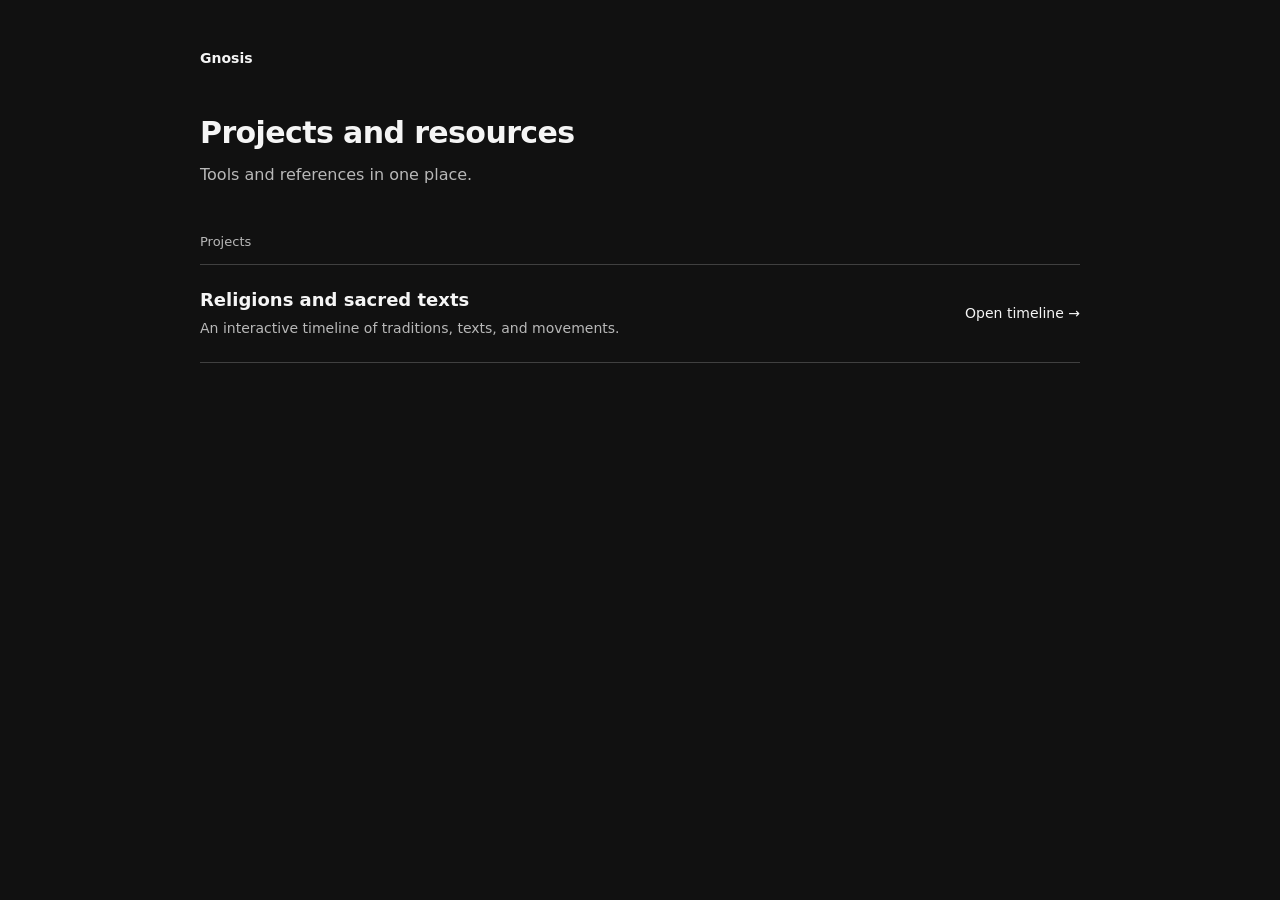
<file: index.html>
<!doctype html>
<html lang="en">
<head>
  <meta charset="utf-8">
  <meta name="viewport" content="width=device-width,initial-scale=1">
  <meta name="description" content="Gnosis projects and resources.">
  <title>Gnosis — Projects and resources</title>
  <link rel="stylesheet" href="site.css?v=2">
</head>
<body>
  <main>
    <header>
      <p class="site-name">Gnosis</p>
      <h1>Projects and resources</h1>
      <p class="intro">Tools and references in one place.</p>
    </header>

    <section class="projects" aria-labelledby="projects-title">
      <h2 id="projects-title">Projects</h2>
      <a class="project-link" href="religions/">
        <span class="project-copy">
          <strong>Religions and sacred texts</strong>
          <span>An interactive timeline of traditions, texts, and movements.</span>
        </span>
        <span class="open">Open timeline <span aria-hidden="true">→</span></span>
      </a>
    </section>
  </main>
</body>
</html>
</file>
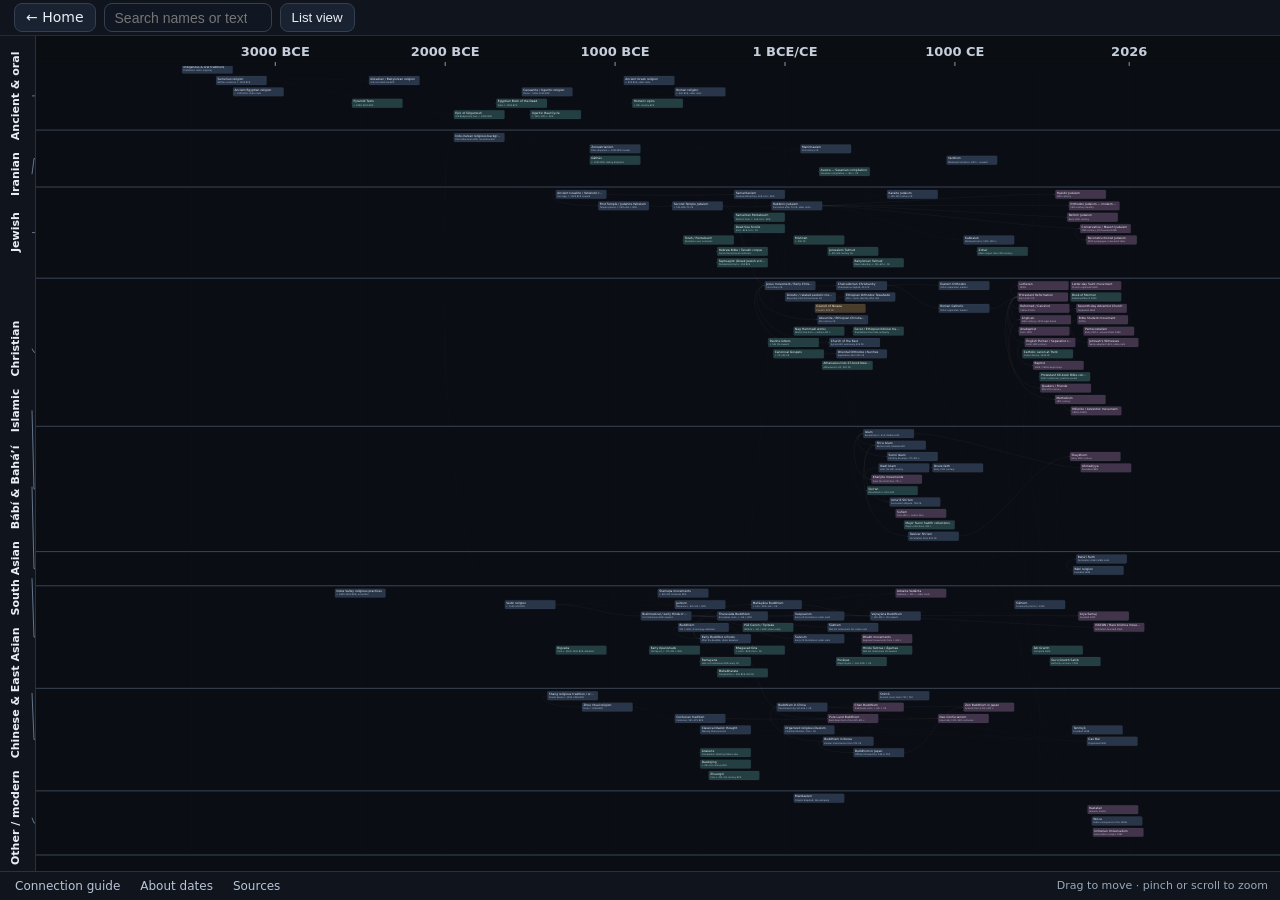
<file: religions/index.html>
<!doctype html>
<html lang="en">
<head>
<meta charset="utf-8">
<meta name="viewport" content="width=device-width,initial-scale=1">
<title>Interactive Timeline & Family Tree of Religions and Sacred Texts</title>
<link rel="stylesheet" href="styles.css?v=34">
</head>
<body>
<header class="controls" aria-label="Timeline and diagram controls">
  <a class="home-link" href="../">← Home</a>
  <div class="search-control">
    <label for="search" class="sr-only">Search</label>
    <input id="search" type="search" placeholder="Search names or texts…" aria-controls="searchResults" autocomplete="off">
    <div id="searchResults" hidden aria-label="Search results"></div>
  </div>
  <button id="toggleList" type="button" aria-pressed="false" aria-controls="listView">List view</button>
</header>

<main class="workspace">
<div id="diagramArea" class="main">
  <div id="stageWrap">
    <svg id="branchAxis" role="img" aria-label="Tradition and region axis">
      <g id="branchLabels"></g>
    </svg>
    <svg id="stage" role="group" aria-label="Interactive time tree of religions and sacred texts">
      <defs>
        <marker id="arrow-lineage" markerWidth="7" markerHeight="7" refX="7" refY="3.5" orient="auto"><path d="M0,0 L7,3.5 L0,7 Z" fill="#e7e9ee"/></marker>
        <marker id="arrow-text" markerWidth="7" markerHeight="7" refX="7" refY="3.5" orient="auto"><path d="M0,0 L7,3.5 L0,7 Z" fill="#6fb0dc"/></marker>
        <marker id="arrow-selected" viewBox="0 0 10 8" markerUnits="userSpaceOnUse" markerWidth="10" markerHeight="8" refX="10" refY="4" orient="auto"><path d="M0,0 L10,4 L0,8 Z" fill="#67e8f9"/></marker>
      </defs>
      <g id="viewport">
        <g id="grid"></g>
        <g id="edges"></g>
        <g id="nodes"></g>
        <g id="selectedEdgesOverlay" aria-hidden="true"></g>
      </g>
      <g id="axisLabels">
        <rect class="axis-background" x="0" y="0" height="30"/>
      </g>
    </svg>
    <div id="nodeInfo" class="hidden" aria-live="polite">
      <div class="detail-header">
        <h2 id="nodeInfoTitle"></h2>
        <button id="closeInfo" class="close" type="button" aria-label="Close details">×</button>
      </div>
      <div id="nodeInfoContent"></div>
    </div>
  </div>
</div>

<div id="listView">
  <p id="listEmpty" hidden>No results. Try another search.</p>
  <table>
    <thead><tr><th>Date</th><th>Name</th><th>Branch</th><th>Type</th><th>Notes</th></tr></thead>
    <tbody id="listBody"></tbody>
  </table>
</div>

<section id="helpPanel" role="dialog" aria-labelledby="helpTitle" hidden>
  <button id="closeHelp" class="close" type="button" aria-label="Close information">×</button>
  <h2 id="helpTitle"></h2>
  <div id="helpContent"></div>
</section>
</main>

<footer class="bottom-bar" aria-label="Timeline information">
  <button type="button" data-help="guide" aria-controls="helpPanel" aria-haspopup="dialog">Connection guide</button>
  <button type="button" data-help="about" aria-controls="helpPanel" aria-haspopup="dialog">About dates</button>
  <button type="button" data-help="sources" aria-controls="helpPanel" aria-haspopup="dialog">Sources</button>
  <span class="bottom-hint">Drag to move · pinch or scroll to zoom</span>
</footer>

<template id="help-guide">
  <div class="legrow"><span class="sample lineage"></span> historical continuity / descent</div>
  <div class="legrow"><span class="sample within"></span> tradition within / shared communion</div>
  <div class="legrow"><span class="sample influence"></span> influence / shared milieu (not descent)</div>
  <div class="legrow"><span class="sample text"></span> scripture / textual relationship</div>
  <div class="legrow"><span class="sample event"></span> council / historical event context</div>
  <p><span class="selected-key">Cyan: selected</span> · <span class="related-key">Gold: related</span></p>
  <p>Arrowheads mark the receiving box on continuity and text links. Tradition-within, influence and event links have no arrows. A tradition within a religion is not necessarily a separate sect.</p>
  <p>Text links can mean translation, inclusion, collection or scriptural authority. Each connection has an explanation and a source in the selected box’s details. Dates increase from left to right; curves can bend around nearby boxes.</p>
  <p>Select a box to highlight its connections. Select an empty area to clear the selection.</p>
</template>

<template id="help-about">
  <p>Connections were reviewed to avoid several common overstatements: dashed influence lines are not parent-child claims, council/event links are not institutional descent, the Church of the East is not drawn as a branch of Chalcedon, Oriental Orthodoxy is not drawn as descending from Chalcedonian Christianity, and debated Indus→Vedic or Zoroastrian→Yazidi direct-descent arrows are omitted. The Bábí and Bahá’í religions have their own branch because their historical roots in a Shiʿi environment do not make them Islamic denominations. This is intentionally broad rather than exhaustive. Many indigenous and oral religions have no recoverable “start date.”
  Labels such as “Hinduism,” “Gnosticism,” “Judaism,” “Christianity,” “Daoism,” and “Shintō” each cover internally diverse histories.
  The time coordinate therefore represents a useful historical marker (earliest evidence, formative period, major institutional split, or text date) rather than a claim that a complete religion suddenly appeared in one year.</p>
</template>

<template id="help-sources">
  <p>Each connection links to its reference in the selected box’s details. References explain the relationship; they do not make uncertain dates exact.</p>
  <p>Some sources require a subscription. This diagram is a broad overview, not a complete history of every tradition.</p>
</template>

<script src="history.js?v=1"></script>
<script src="script.js?v=36"></script>
</body>
</html>
</file>
<file: site.css>
:root{
  color-scheme:dark;
  --bg:#111111;
  --line:#404040;
  --text:#f5f5f5;
  --muted:#b8b8b8;
}
*{box-sizing:border-box}
html{background:var(--bg)}
body{
  margin:0;
  min-height:100vh;
  min-height:100dvh;
  color:var(--text);
  background:var(--bg);
  font:16px/1.55 system-ui,-apple-system,"Segoe UI",Roboto,sans-serif;
}
main{width:min(880px,calc(100% - 48px));margin:0 auto;padding:48px 0}
.site-name{margin:0 0 44px;font-size:14px;font-weight:600}
h1{margin:0;font-size:30px;line-height:1.25;font-weight:600;letter-spacing:-.02em}
.intro{margin:12px 0 0;color:var(--muted);font-size:16px}
.projects{margin-top:44px}
h2{margin:0 0 12px;font-size:13px;font-weight:500;color:var(--muted)}
.project-link{
  display:flex;
  align-items:center;
  justify-content:space-between;
  gap:24px;
  padding:22px 0;
  color:inherit;
  text-decoration:none;
  border-top:1px solid var(--line);
  border-bottom:1px solid var(--line);
}
.project-link:hover{background:#191919;border-color:#777777}
.project-link+.project-link{border-top:0}
.project-link:focus-visible{outline:2px solid var(--text);outline-offset:5px}
.project-copy{display:grid;gap:6px}
.project-copy strong{font-size:18px;font-weight:600;line-height:1.4}
.project-copy>span{color:var(--muted);font-size:14px}
.open{flex-shrink:0;font-size:14px}
.project-link:hover .open{text-decoration:underline;text-underline-offset:4px}
@media(max-width:560px){
  main{width:calc(100% - 40px);padding:28px 0}
  .site-name{margin-bottom:32px}
  h1{font-size:26px}
  .projects{margin-top:32px}
  .project-link{align-items:flex-start;flex-direction:column;gap:16px;padding:20px 0}
}
</file>
<file: religions/styles.css>
:root {
  color-scheme: dark;
  --bg:#0b0e14; --panel:#121722; --panel2:#171d29; --text:#e9edf5; --muted:#9ba7b8;
  --lineage:#e7e9ee; --within:#9bbdb2; --influence:#d0a85c; --textrel:#6fb0dc; --eventrel:#c084fc; --grid:#293140;
  --trad:#29364a; --textnode:#243f42; --movement:#42344b; --event:#4b3d2c;
  --accent:#89b4fa; --connection-glow:#67e8f9; --related-glow:#f6c177;
}
*{box-sizing:border-box}
html,body{margin:0;background:var(--bg);color:var(--text);font:14px/1.45 system-ui,-apple-system,Segoe UI,Roboto,sans-serif}
body{height:100vh;height:100dvh;display:flex;flex-direction:column;overflow:hidden}
header{padding:18px 20px 10px;border-bottom:1px solid #222b38;background:#0e121a}
h1{font-size:22px;margin:0 0 6px}
.subtitle{color:var(--muted);max-width:1100px}
.controls{display:flex;flex-shrink:0;flex-wrap:wrap;gap:6px 8px;align-items:center;padding:7px 14px;background:#0f141d;border-bottom:1px solid #222b38;position:relative;z-index:20}
label{display:grid;gap:4px;color:var(--muted);font-size:12px}
input[type="search"]{min-width:180px;padding:8px 10px;border-radius:8px;border:1px solid #344052;background:#111722;color:var(--text);font-size:14px}
button,.home-link{padding:8px 11px;border-radius:8px;border:1px solid #344052;background:#192231;color:var(--text);cursor:pointer}
.home-link{display:inline-flex;align-items:center;min-height:36px;text-decoration:none}
button:hover,.home-link:hover{background:#223047} button:focus-visible,.home-link:focus-visible,input:focus-visible{outline:2px solid var(--accent);outline-offset:2px}
.workspace{position:relative;flex:1;min-height:0;overflow:hidden}
.main{display:block;height:100%}
#stageWrap{position:relative;height:100%;overflow:hidden;background:#0a0d13;display:grid;grid-template-columns:36px minmax(0,1fr);grid-template-rows:minmax(0,1fr)}
#branchAxis{width:100%;height:100%;display:block;overflow:hidden;background:#10151d;border-right:1px solid #293140}
#stage{width:100%;height:100%;min-width:0;display:block;overflow:hidden;cursor:grab;touch-action:none}
#stage.dragging,#stage.dragging .node{cursor:grabbing}
.detail-date{color:#b6c2d3;margin:4px 0 8px;font-size:12px}
.detail-desc{color:#dce3ed;margin:0}
.legrow{display:flex;align-items:center;gap:7px;margin:3px 0}
.sample{width:28px;flex-shrink:0;height:0;border-top:2px solid}
.sample.influence{border-top-color:var(--influence);border-top-style:dashed}
.sample.text{border-top-color:var(--textrel);border-top-style:dotted}
.sample.event{border-top-color:var(--eventrel);border-top-style:dashed}
.sample.lineage{border-top-color:var(--lineage)}
.sample.within{border-top-color:var(--within);border-top-style:dashed}
#nodeInfo,#helpPanel{position:absolute;top:12px;right:12px;width:min(420px,calc(100% - 24px));max-height:calc(100% - 24px);overflow:auto;background:#101722ef;border:1px solid #2b3645;border-radius:12px;padding:14px 14px 12px;backdrop-filter:blur(6px);box-shadow:0 12px 30px rgba(0,0,0,.25)}
#nodeInfo.hidden{display:none}
#nodeInfo h2,#helpPanel h2{font-size:18px;margin:0 0 4px}
#nodeInfo .close,#helpPanel .close{position:absolute;top:8px;right:8px;border:1px solid #344052;background:#192231;color:var(--text);border-radius:8px;padding:3px 8px;cursor:pointer}
#nodeInfo .close:hover,#helpPanel .close:hover{background:#223047}

#axisLabels{pointer-events:none}
.axis-background{fill:#0a0d13;fill-opacity:.94}
.axis-label{fill:#c5ceda;font-size:13px;font-weight:600}
.group-label{fill:#e9edf5;font-size:14px;font-weight:650}
.branch-guide{fill:none;stroke:#64748b;stroke-width:1}
.axis-tick{stroke:#8997aa;stroke-width:1}
.gridline{stroke:var(--grid);stroke-width:1}
.group-line{stroke:#3a4655;stroke-width:1;vector-effect:non-scaling-stroke;pointer-events:none}
.edge{fill:none;stroke-width:1.4;opacity:.24;transition:opacity .16s ease}
.edge.lineage{stroke:var(--lineage)}
.edge.within{stroke:var(--within);stroke-dasharray:14 5}
.edge.influence{stroke:var(--influence);stroke-dasharray:6 5}
.edge.text{stroke:var(--textrel);stroke-dasharray:2 4}
.edge.event{stroke:var(--eventrel);stroke-dasharray:10 4 2 4}
.edge.hidden{display:none}
.edge.connection-focus{opacity:0}
#selectedEdgesOverlay{pointer-events:none}
.selected-edge-glow{fill:none;stroke:var(--connection-glow);stroke-width:9;opacity:.24;pointer-events:none;stroke-linecap:round;stroke-linejoin:round;vector-effect:non-scaling-stroke;filter:drop-shadow(0 0 6px var(--connection-glow))}
.selected-edge-overlay{fill:none;stroke:var(--connection-glow);stroke-width:3.2;opacity:1;pointer-events:none;stroke-linecap:round;stroke-linejoin:round;vector-effect:non-scaling-stroke;filter:drop-shadow(0 0 3px var(--connection-glow))}
.selected-edge-overlay.influence,.selected-edge-glow.influence{stroke-dasharray:8 5}
.selected-edge-overlay.text,.selected-edge-glow.text{stroke-dasharray:2 4}
.selected-edge-overlay.event,.selected-edge-glow.event{stroke-dasharray:10 4 2 4}
.selected-edge-overlay.within,.selected-edge-glow.within{stroke-dasharray:14 5}
.node.connection-neighbor{opacity:1}
.node.connection-neighbor rect:not(.selection-ring){stroke:var(--related-glow);stroke-width:3;vector-effect:non-scaling-stroke}
.node.selected{opacity:1}

#stage,#stage *,#branchAxis,#branchAxis *{-webkit-user-select:none;user-select:none}
.node{cursor:pointer}
.node rect{stroke:#536174;stroke-width:1}
.node rect.selection-ring{fill:none!important;stroke:transparent;stroke-width:0;pointer-events:none;vector-effect:non-scaling-stroke}
.node text{pointer-events:none;fill:#f4f7fb;font-size:28px}
.node .date{fill:#b9c5d6;font-size:21px}
.node.tradition rect{fill:var(--trad)}
.node.text rect{fill:var(--textnode)}
.node.movement rect{fill:var(--movement)}
.node.event rect{fill:var(--event)}
.node.dim{opacity:.12}
.node.hidden{display:none}
.node.selected rect:not(.selection-ring){stroke:var(--connection-glow);stroke-width:4;vector-effect:non-scaling-stroke}
.node.selected rect.selection-ring{stroke:var(--connection-glow);stroke-width:5;filter:drop-shadow(0 0 5px var(--connection-glow))}
.node.connection-neighbor rect.selection-ring{stroke:var(--related-glow);stroke-width:4;filter:drop-shadow(0 0 5px var(--related-glow))}
.node.selected,.node.connection-neighbor{opacity:1!important}

.node:focus{outline:none}
.node:not(.selected):not(.connection-neighbor):hover rect:not(.selection-ring),.node:not(.selected):not(.connection-neighbor):focus-visible rect:not(.selection-ring){stroke:#d8e4f5;stroke-width:2}
#listView{display:none;height:100%;overflow:auto;padding:18px 20px}
#listView.active{display:block}
#listView table{width:100%;border-collapse:collapse;background:#111722}
#listView th,#listView td{padding:9px 10px;border-bottom:1px solid #273141;text-align:left;vertical-align:top}
#listView th{position:sticky;top:0;background:#171e2a}
#helpPanel{z-index:10;overflow-wrap:anywhere}
#helpContent{color:#c8d1de}
#helpContent a{color:#a9c8ff}
#helpContent ul{padding-left:20px}
#helpContent li{margin:10px 0}
#helpContent .legrow{margin:12px 0}
.bottom-bar{display:flex;flex-shrink:0;align-items:center;gap:6px;padding:2px 8px;padding-bottom:max(2px,env(safe-area-inset-bottom));border-top:1px solid #293140;background:#0f141d;overflow-x:auto;white-space:nowrap}
.bottom-bar button{flex-shrink:0;padding:2px 7px;min-height:24px;border:0;border-radius:3px;background:transparent;font:12px/20px system-ui,sans-serif;color:#b9c5d6}
.bottom-bar button:hover,.bottom-bar button[aria-pressed="true"]{color:#fff;background:#223047}
.bottom-bar button:focus-visible{outline-offset:-2px}
.bottom-hint{margin-left:auto;padding-right:4px;font-size:11px;color:var(--muted)}

@media(max-width:700px){
  #stageWrap{grid-template-columns:27px minmax(0,1fr)}
  .group-label{font-size:13px}
  .controls{position:static;align-items:stretch;padding:10px;gap:8px}
  input[type="search"]{width:100%;min-width:0;min-height:44px}
  .controls button,.controls .home-link{flex:1 1 92px;min-height:44px;padding:8px;justify-content:center}
  #nodeInfo,#helpPanel{position:absolute;top:auto;right:8px;bottom:8px;left:8px;width:auto;max-height:52%;padding:14px 12px 12px;border-radius:14px}
  #nodeInfo .close,#helpPanel .close{min-width:40px;min-height:40px;top:6px;right:6px;font-size:20px}
  #listView{padding:10px;overflow-x:auto}
  #listView table{min-width:760px}
  .bottom-bar{gap:2px}
  .bottom-bar button{min-height:32px}
  .bottom-hint{display:none}
}

@media(prefers-reduced-motion:reduce){
  .edge{transition:none}
}

[hidden]{display:none!important}
.controls>.home-link{flex-shrink:0}
.sr-only{position:absolute;width:1px;height:1px;padding:0;margin:-1px;overflow:hidden;clip-path:inset(50%);white-space:nowrap;border:0}
.search-control{position:relative;display:grid;flex:1 1 160px;max-width:168px;min-width:0}
.controls input[type="search"]{min-width:0}
.search-control input{width:100%}
#searchResults{position:absolute;top:100%;left:0;width:max(100%,300px);max-width:calc(100vw - 24px);max-height:50dvh;overflow:auto;background:var(--panel);border:1px solid #415066;border-radius:10px;box-shadow:0 16px 36px #0008;z-index:30;padding:6px}
#searchResults p{margin:8px;color:var(--muted);font-size:12px}
.search-result{display:grid;text-align:left;width:100%;gap:3px;border:0;background:transparent;padding:10px}
.search-result span{font-size:12px;color:var(--muted)}
@media(min-width:701px){
  .controls{padding-top:3px;padding-bottom:3px;row-gap:4px}
  .controls>.home-link,.controls>button,
  .controls input[type="search"]{
    height:29px;min-height:29px;padding-top:3px;padding-bottom:3px;line-height:21px;
  }
}
.selected-key{color:var(--connection-glow)}
.related-key{color:var(--related-glow)}
.text-link{display:inline;padding:2px 0;border:0;border-radius:3px;background:transparent;color:#a9c8ff;text-decoration:underline;text-underline-offset:3px;text-align:left;font:inherit}
.text-link:hover{background:transparent;color:#d4e6ff}
#nodeInfo,#helpPanel{touch-action:pan-y;overscroll-behavior:contain}
#nodeInfo h2,#helpPanel h2{padding-right:30px}
@media(max-width:700px){
  .controls{display:grid;grid-template-columns:auto minmax(0,1fr) auto;padding:8px;gap:6px}
  .search-control{min-width:0;max-width:none}
  #toggleList{min-width:0}
  .controls button{font-size:12px}
  #listView table{min-width:0;background:transparent}
  #listView thead{position:absolute;width:1px;height:1px;overflow:hidden;clip-path:inset(50%)}
  #listView tbody{display:block}
  #listView tr{display:block;margin-bottom:12px;border:1px solid #344052;border-radius:12px;padding:10px;background:var(--panel)}
  #listView td{display:block;border:0;padding:5px 4px;overflow-wrap:anywhere}
  #listView td::before{content:attr(data-label) ': ';color:var(--muted);font-size:12px}
  #listView td[data-label="Name"] .text-link{font-weight:650;min-height:44px}
}

#nodeInfo{top:auto;right:auto;bottom:8px;left:8px;width:min(340px,calc(100% - 16px));max-height:min(320px,45%);display:flex;flex-direction:column;overflow:hidden;padding:0;border-radius:8px;font-size:13px;line-height:1.45}
.detail-header{display:flex;align-items:flex-start;gap:8px;flex-shrink:0;padding:12px 12px 4px}
#nodeInfo h2{flex:1;min-width:0;margin:0;font-size:16px;line-height:1.3;padding-right:0}
#nodeInfo .close{position:static;flex-shrink:0;min-width:24px;min-height:24px;padding:0 5px;font-size:16px}
#nodeInfoContent{min-height:0;overflow:auto;overscroll-behavior:contain;padding:0 12px 12px}
.relations{margin-top:12px;padding-top:10px;border-top:1px solid #2b3645}
.relations h3{margin:0;font-size:12px;font-weight:600}
.relations ul{list-style:none;margin:0;padding:0}
.relations li{margin-top:10px}
.relation-kind{display:block;color:#aeb9c9;font-size:11px}
.relation-desc{margin:3px 0 0;color:#c8d1de;font-size:12px}
.date-basis{margin:8px 0 0;color:#b6c2d3;font-size:12px}
.reference-links{margin:2px 0 0;font-size:11px;line-height:1.5}
.reference-links a{display:inline-block;min-height:24px;padding:3px 0;color:#a9c8ff;text-underline-offset:3px}
.reference-links a:focus-visible{outline:2px solid var(--accent);outline-offset:2px}
@media(pointer:coarse){
  #nodeInfo .close{min-width:32px;min-height:32px}
}
@media(hover:none) and (pointer:coarse){
  #nodeInfo{display:none}
}
@media(hover:none) and (pointer:coarse) and (orientation:landscape){
  .controls,.bottom-bar,#helpPanel{display:none}
}
</file>
